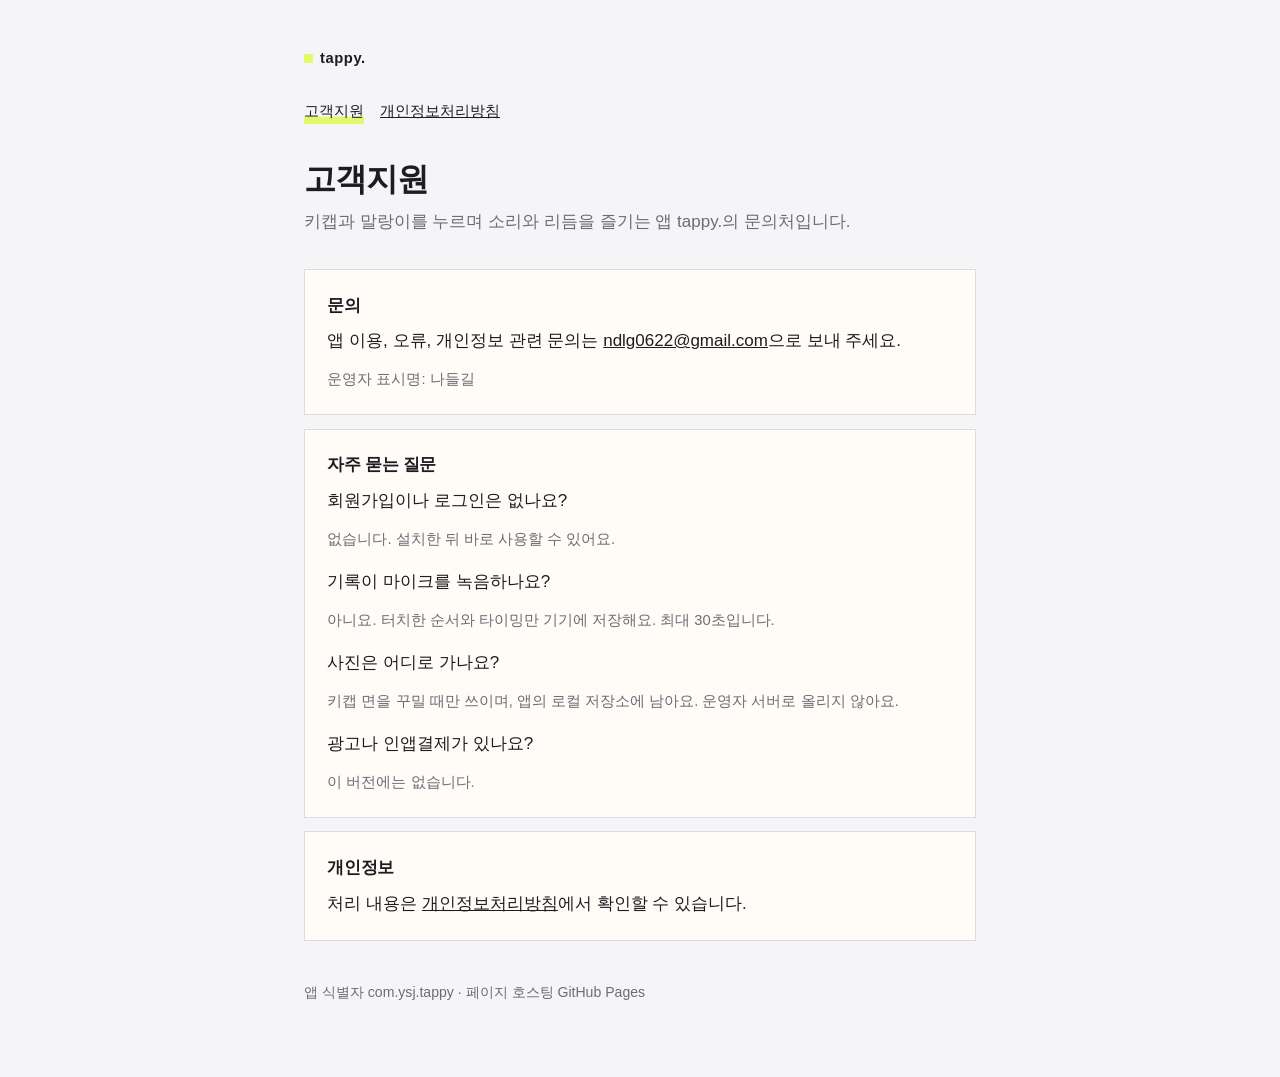
<file: index.html>
<!DOCTYPE html>
<html lang="ko">
  <head>
    <meta charset="utf-8" />
    <meta name="viewport" content="width=device-width, initial-scale=1" />
    <title>tappy. 고객지원</title>
    <meta
      name="description"
      content="tappy. 앱 고객지원과 문의 안내입니다."
    />
    <link rel="stylesheet" href="./styles.css" />
  </head>
  <body>
    <div class="wrap">
      <a class="brand" href="./">
        <i></i>
        <b>tappy.</b>
      </a>
      <nav>
        <a href="./" aria-current="page">고객지원</a>
        <a href="./privacy/">개인정보처리방침</a>
      </nav>

      <h1>고객지원</h1>
      <p class="lede">
        키캡과 말랑이를 누르며 소리와 리듬을 즐기는 앱 tappy.의 문의처입니다.
      </p>

      <section class="card">
        <h2>문의</h2>
        <p>
          앱 이용, 오류, 개인정보 관련 문의는
          <a href="mailto:ndlg0622@gmail.com">ndlg0622@gmail.com</a>으로 보내
          주세요.
        </p>
        <p class="note">
          운영자 표시명: 나들길
        </p>
      </section>

      <section class="card">
        <h2>자주 묻는 질문</h2>
        <p>회원가입이나 로그인은 없나요?</p>
        <p class="note">없습니다. 설치한 뒤 바로 사용할 수 있어요.</p>
        <p style="margin-top: 1rem">기록이 마이크를 녹음하나요?</p>
        <p class="note">
          아니요. 터치한 순서와 타이밍만 기기에 저장해요. 최대 30초입니다.
        </p>
        <p style="margin-top: 1rem">사진은 어디로 가나요?</p>
        <p class="note">
          키캡 면을 꾸밀 때만 쓰이며, 앱의 로컬 저장소에 남아요. 운영자 서버로
          올리지 않아요.
        </p>
        <p style="margin-top: 1rem">광고나 인앱결제가 있나요?</p>
        <p class="note">이 버전에는 없습니다.</p>
      </section>

      <section class="card">
        <h2>개인정보</h2>
        <p>
          처리 내용은
          <a href="./privacy/">개인정보처리방침</a>에서 확인할 수 있습니다.
        </p>
      </section>

      <footer>앱 식별자 com.ysj.tappy · 페이지 호스팅 GitHub Pages</footer>
    </div>
  </body>
</html>
</file>
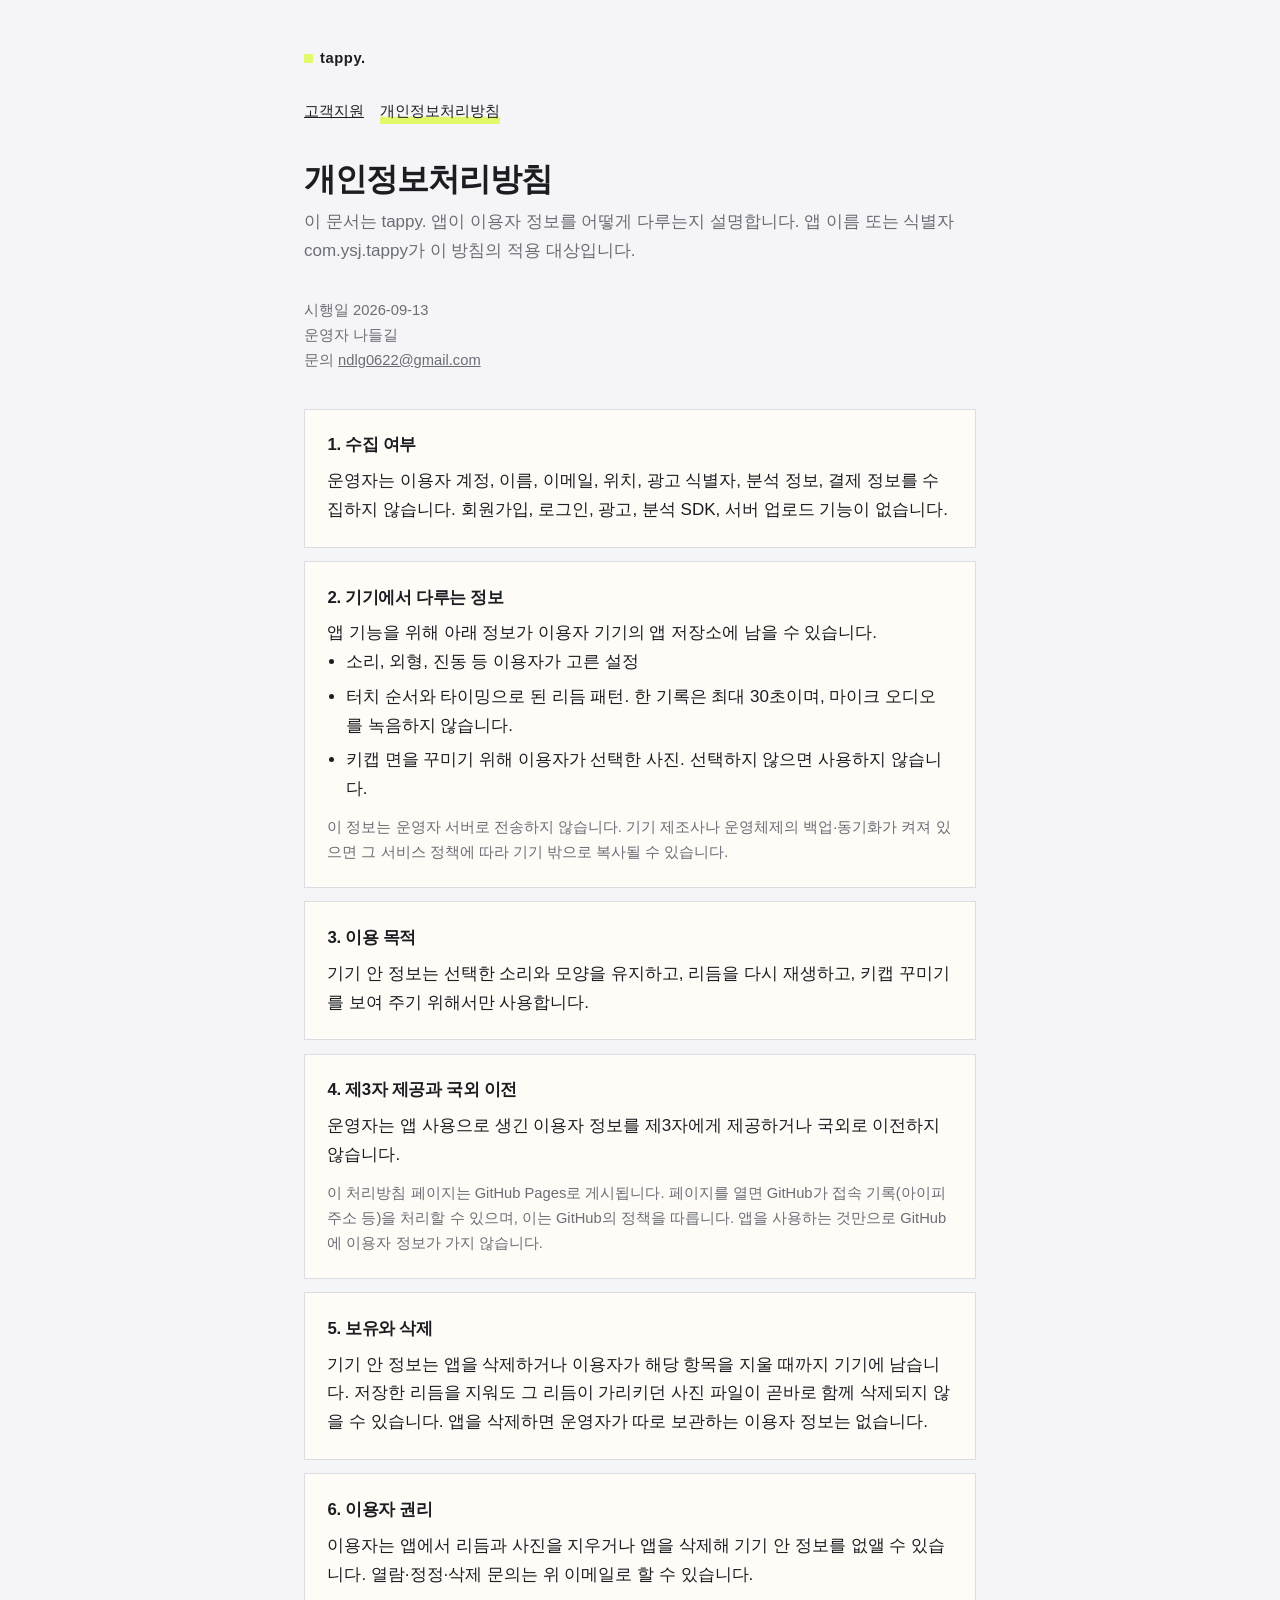
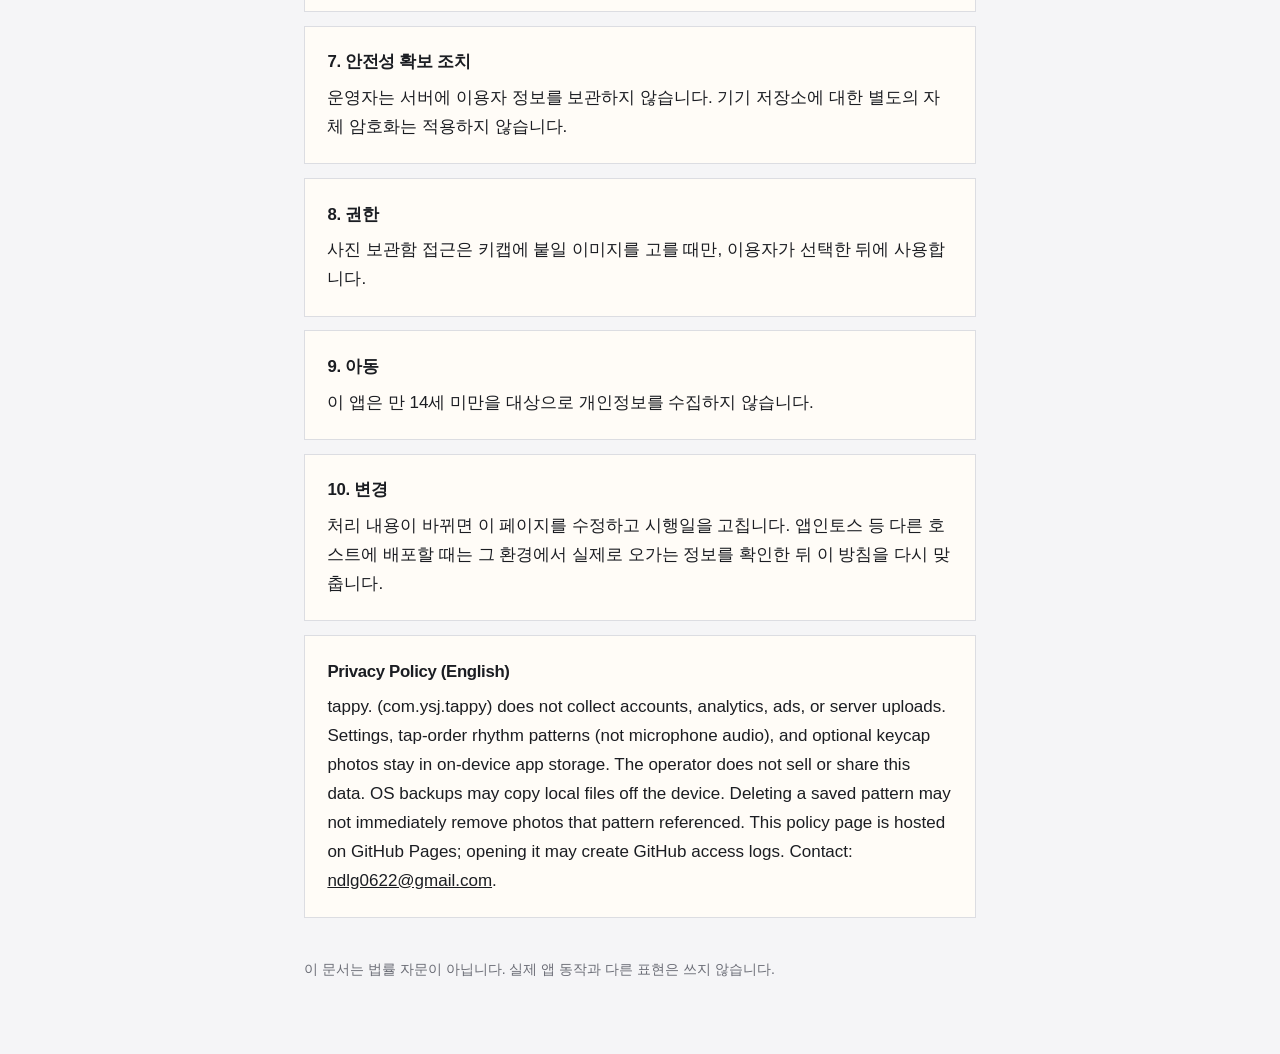
<file: privacy/index.html>
<!DOCTYPE html>
<html lang="ko">
  <head>
    <meta charset="utf-8" />
    <meta name="viewport" content="width=device-width, initial-scale=1" />
    <title>Privacy Policy · tappy. 개인정보처리방침</title>
    <meta
      name="description"
      content="tappy. 앱의 개인정보처리방침입니다. 계정·광고·분석 수집 없이 기기 안에서만 설정과 리듬, 선택 사진을 저장합니다."
    />
    <link rel="stylesheet" href="../styles.css" />
  </head>
  <body>
    <div class="wrap">
      <a class="brand" href="../">
        <i></i>
        <b>tappy.</b>
      </a>
      <nav>
        <a href="../">고객지원</a>
        <a href="./" aria-current="page">개인정보처리방침</a>
      </nav>

      <h1>개인정보처리방침</h1>
      <p class="lede">
        이 문서는 tappy. 앱이 이용자 정보를 어떻게 다루는지 설명합니다. 앱
        이름 또는 식별자 com.ysj.tappy가 이 방침의 적용 대상입니다.
      </p>
      <p class="meta">
        시행일 2026-09-13<br />
        운영자 나들길<br />
        문의 <a href="mailto:ndlg0622@gmail.com">ndlg0622@gmail.com</a>
      </p>

      <article>
        <h2>1. 수집 여부</h2>
        <p>
          운영자는 이용자 계정, 이름, 이메일, 위치, 광고 식별자, 분석 정보,
          결제 정보를 수집하지 않습니다. 회원가입, 로그인, 광고, 분석 SDK,
          서버 업로드 기능이 없습니다.
        </p>
      </article>

      <article>
        <h2>2. 기기에서 다루는 정보</h2>
        <p>앱 기능을 위해 아래 정보가 이용자 기기의 앱 저장소에 남을 수 있습니다.</p>
        <ul>
          <li>소리, 외형, 진동 등 이용자가 고른 설정</li>
          <li>
            터치 순서와 타이밍으로 된 리듬 패턴. 한 기록은 최대 30초이며,
            마이크 오디오를 녹음하지 않습니다.
          </li>
          <li>
            키캡 면을 꾸미기 위해 이용자가 선택한 사진. 선택하지 않으면
            사용하지 않습니다.
          </li>
        </ul>
        <p class="note">
          이 정보는 운영자 서버로 전송하지 않습니다. 기기 제조사나 운영체제의
          백업·동기화가 켜져 있으면 그 서비스 정책에 따라 기기 밖으로 복사될
          수 있습니다.
        </p>
      </article>

      <article>
        <h2>3. 이용 목적</h2>
        <p>
          기기 안 정보는 선택한 소리와 모양을 유지하고, 리듬을 다시 재생하고,
          키캡 꾸미기를 보여 주기 위해서만 사용합니다.
        </p>
      </article>

      <article>
        <h2>4. 제3자 제공과 국외 이전</h2>
        <p>
          운영자는 앱 사용으로 생긴 이용자 정보를 제3자에게 제공하거나 국외로
          이전하지 않습니다.
        </p>
        <p class="note">
          이 처리방침 페이지는 GitHub Pages로 게시됩니다. 페이지를 열면
          GitHub가 접속 기록(아이피 주소 등)을 처리할 수 있으며, 이는
          GitHub의 정책을 따릅니다. 앱을 사용하는 것만으로 GitHub에 이용자
          정보가 가지 않습니다.
        </p>
      </article>

      <article>
        <h2>5. 보유와 삭제</h2>
        <p>
          기기 안 정보는 앱을 삭제하거나 이용자가 해당 항목을 지울 때까지
          기기에 남습니다. 저장한 리듬을 지워도 그 리듬이 가리키던 사진
          파일이 곧바로 함께 삭제되지 않을 수 있습니다. 앱을 삭제하면 운영자가
          따로 보관하는 이용자 정보는 없습니다.
        </p>
      </article>

      <article>
        <h2>6. 이용자 권리</h2>
        <p>
          이용자는 앱에서 리듬과 사진을 지우거나 앱을 삭제해 기기 안 정보를
          없앨 수 있습니다. 열람·정정·삭제 문의는 위 이메일로 할 수 있습니다.
        </p>
      </article>

      <article>
        <h2>7. 안전성 확보 조치</h2>
        <p>
          운영자는 서버에 이용자 정보를 보관하지 않습니다. 기기 저장소에 대한
          별도의 자체 암호화는 적용하지 않습니다.
        </p>
      </article>

      <article>
        <h2>8. 권한</h2>
        <p>
          사진 보관함 접근은 키캡에 붙일 이미지를 고를 때만, 이용자가 선택한
          뒤에 사용합니다.
        </p>
      </article>

      <article>
        <h2>9. 아동</h2>
        <p>
          이 앱은 만 14세 미만을 대상으로 개인정보를 수집하지 않습니다.
        </p>
      </article>

      <article>
        <h2>10. 변경</h2>
        <p>
          처리 내용이 바뀌면 이 페이지를 수정하고 시행일을 고칩니다. 앱인토스
          등 다른 호스트에 배포할 때는 그 환경에서 실제로 오가는 정보를 확인한
          뒤 이 방침을 다시 맞춥니다.
        </p>
      </article>

      <article>
        <h2>Privacy Policy (English)</h2>
        <p>
          tappy. (com.ysj.tappy) does not collect accounts, analytics, ads, or
          server uploads. Settings, tap-order rhythm patterns (not microphone
          audio), and optional keycap photos stay in on-device app storage.
          The operator does not sell or share this data. OS backups may copy
          local files off the device. Deleting a saved pattern may not
          immediately remove photos that pattern referenced. This policy page
          is hosted on GitHub Pages; opening it may create GitHub access logs.
          Contact:
          <a href="mailto:ndlg0622@gmail.com">ndlg0622@gmail.com</a>.
        </p>
      </article>

      <footer>
        이 문서는 법률 자문이 아닙니다. 실제 앱 동작과 다른 표현은 쓰지
        않습니다.
      </footer>
    </div>
  </body>
</html>
</file>
<file: styles.css>
:root {
  --ink: #1b1d22;
  --muted: #6b6d76;
  --canvas: #f5f5f7;
  --paper: #fffcf7;
  --line: #dcdde2;
  --acid: #e3f86b;
}

* {
  box-sizing: border-box;
}

html {
  color-scheme: light;
}

body {
  margin: 0;
  min-height: 100vh;
  background: var(--canvas);
  color: var(--ink);
  font-family: "Apple SD Gothic Neo", "Noto Sans KR", "Segoe UI", sans-serif;
  font-size: 17px;
  line-height: 1.7;
}

a {
  color: inherit;
}

a:hover {
  text-decoration-thickness: 2px;
}

.wrap {
  width: min(42rem, calc(100% - 2.5rem));
  margin: 0 auto;
  padding: 2.75rem 0 4.5rem;
}

.brand {
  display: inline-flex;
  align-items: baseline;
  gap: 0.45rem;
  margin: 0 0 1.75rem;
  font-size: 0.92rem;
  letter-spacing: 0.04em;
  text-decoration: none;
}

.brand b {
  font-weight: 700;
}

.brand i {
  display: inline-block;
  width: 0.55rem;
  height: 0.55rem;
  background: var(--acid);
  border-radius: 1px;
}

nav {
  display: flex;
  gap: 1rem;
  margin: 0 0 2.25rem;
  font-size: 0.92rem;
}

nav a[aria-current="page"] {
  text-decoration: none;
  box-shadow: inset 0 -0.45rem 0 var(--acid);
}

h1 {
  margin: 0 0 0.6rem;
  font-size: 2rem;
  letter-spacing: -0.03em;
  line-height: 1.2;
}

.lede,
.meta {
  color: var(--muted);
}

.lede {
  margin: 0 0 2rem;
}

.meta {
  margin: 0 0 2.25rem;
  font-size: 0.92rem;
}

article,
.card {
  background: var(--paper);
  border: 1px solid var(--line);
  padding: 1.35rem 1.4rem;
}

article + article,
.card + .card {
  margin-top: 0.85rem;
}

h2 {
  margin: 0 0 0.45rem;
  font-size: 1.05rem;
  letter-spacing: -0.02em;
}

p,
ul {
  margin: 0;
}

ul {
  padding-left: 1.15rem;
}

li + li {
  margin-top: 0.35rem;
}

.note {
  margin-top: 0.7rem;
  color: var(--muted);
  font-size: 0.92rem;
}

footer {
  margin-top: 2.5rem;
  color: var(--muted);
  font-size: 0.88rem;
}
</file>
